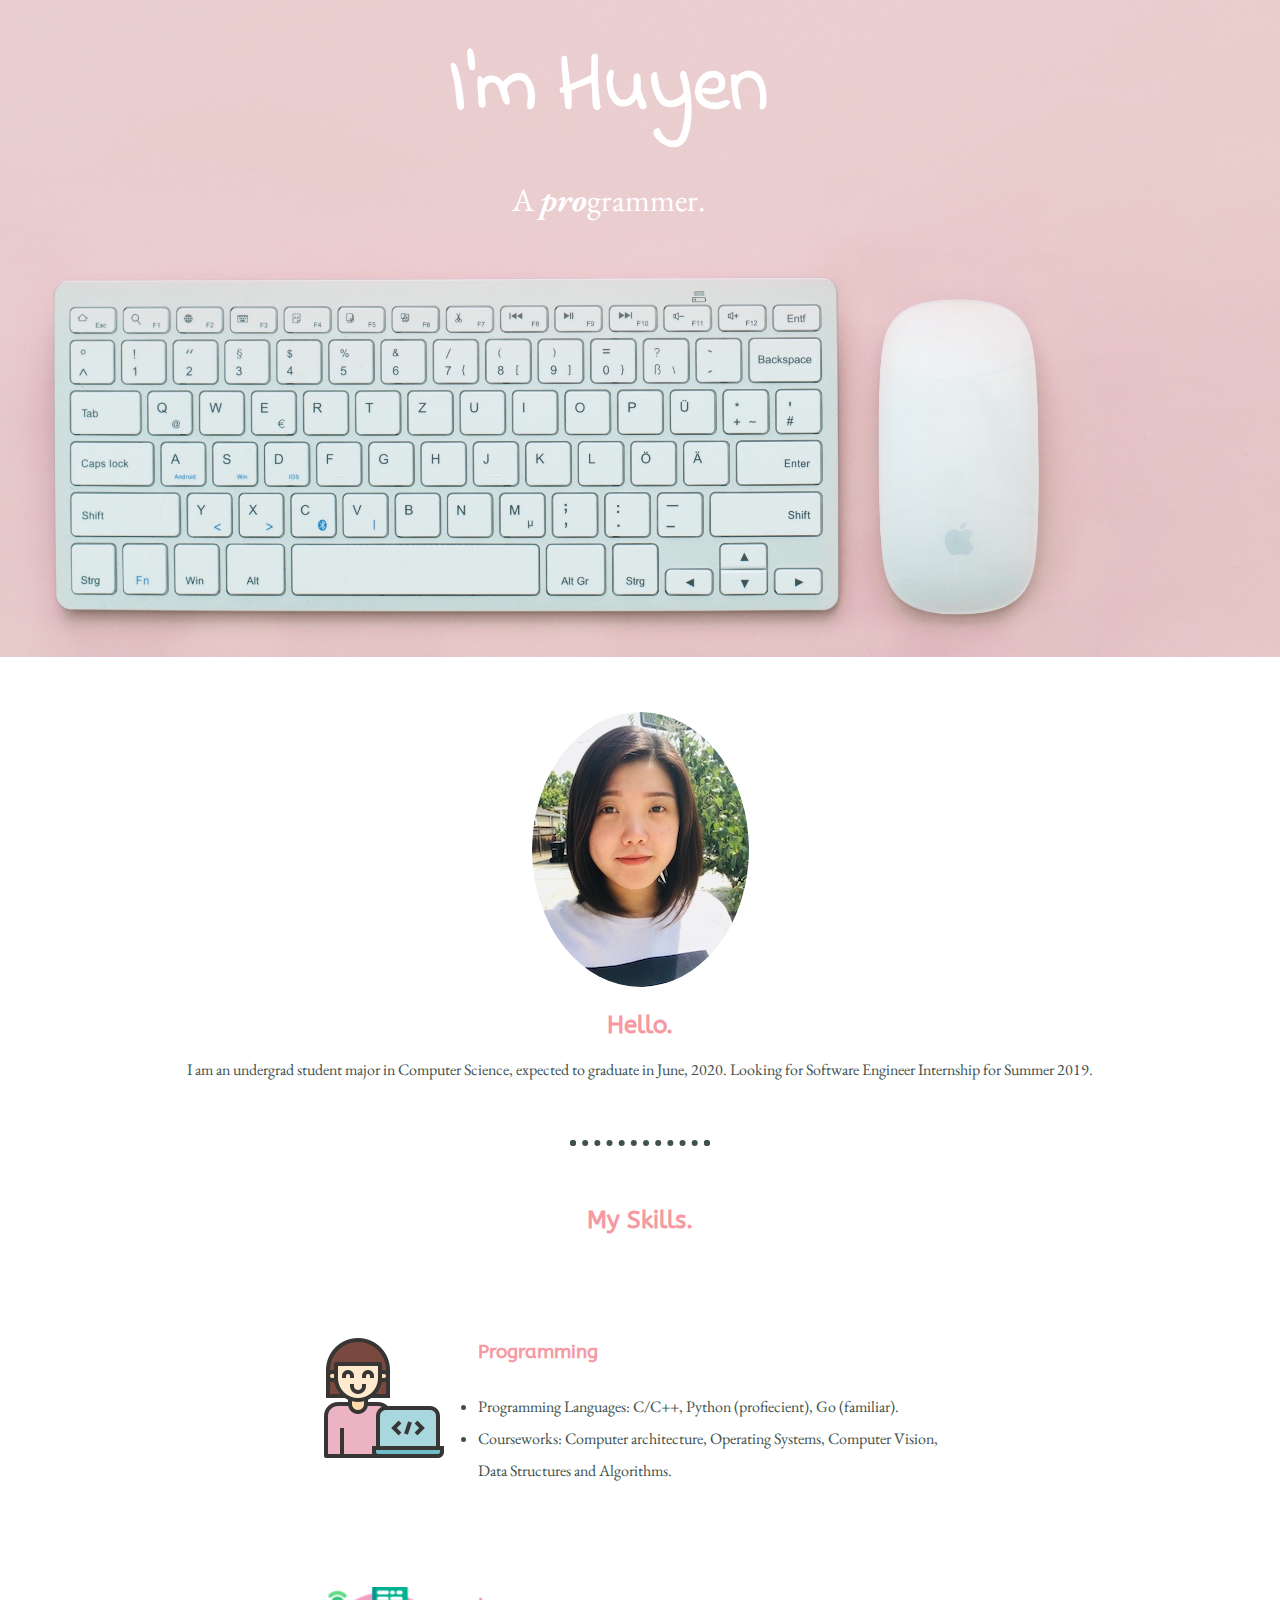
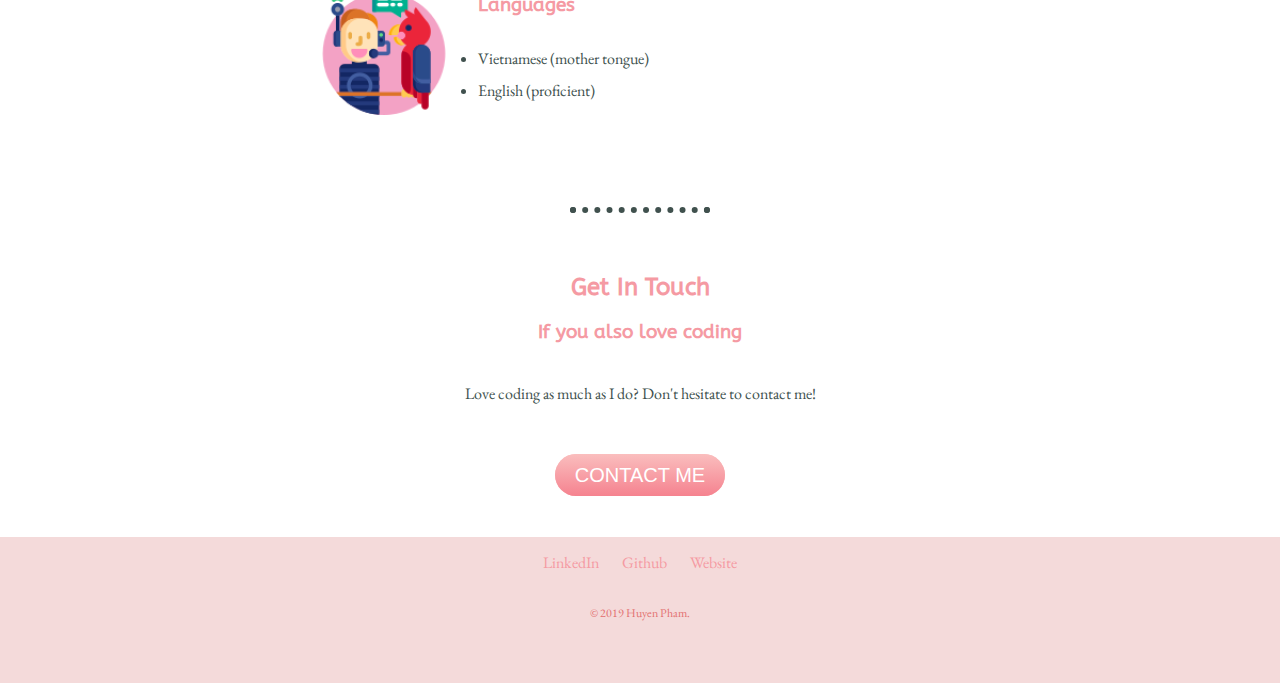
<file: index.HTML>
<!DOCTYPE html>
<html lang="en" dir="ltr">

<head>
  <meta charset="utf-8">
  <title> Huyen Pham </title>
  <link rel="stylesheet" href="css/style.css">
  <link href="https://fonts.googleapis.com/css?family=ABeeZee|EB+Garamond|Indie+Flower" rel="stylesheet">
</head>

<body>
  <div class="top-container">
    <img class="background" src="background.jpg" alt="background">
    <div class="top-content">
      <h1> I'm Huyen </h1>
      <p class="programmer"> A <span><em><strong>pro</strong></em></span>grammer.</p>
    </div>
  </div>

  <div class="middle-container">
    <div class="profile">
      <img class="profile-pic" src="profile_pic.png" alt="profile_pic">
      <h2>Hello.</h2>
      <p>I am an undergrad student major in Computer Science, expected to
        graduate in June, 2020. Looking for Software Engineer Internship for Summer 2019.</p>
    </div>
    <hr>
    <div class="skills">
      <h2>My Skills.</h2>
      <div class="skill-row">
        <img class="developer" src="developer.png" alt="developer">
        <h3>Programming</h3>
        <ul>
          <li>
            Programming Languages: C/C++, Python (profiecient), Go (familiar).
          </li>
          <li>
            Courseworks: Computer architecture, Operating Systems, Computer Vision,
            Data Structures and Algorithms.
          </li>
        </ul>
      </div>
      <div class="skill-row">
        <img class="languages" src="translator.png" alt="languages">
        <h3>Languages</h3>
        <ul>
          <li>
            Vietnamese (mother tongue)
          </li>
          <li>
            English (proficient)
          </li>
        </ul>
      </div>
    </div>
    <hr>

    <div class="contact-me">
      <h2>Get In Touch</h2>
      <h3>If you also love coding</h3>
      <p class="contact-me-msg">Love coding as much as I do? Don't hesitate to contact me!</p>
      <a class="btn" href="mailto:thanhhuyen2995@gmail.com">CONTACT ME</a>
    </div>
  </div>


  <div class="bottom-container">
    <a class="footer-link" href="https://www.linkedin.com/in/hpham29">LinkedIn</a>
    <a class="footer-link" href="https://github.com/huyenpham2995">Github</a>
    <a class="footer-link" href="">Website</a>
    <!--<a class="footer-link" href="https://www.appbrewery.co/">Website</a>-->
    <p class="last-signature">© 2019 Huyen Pham.</p>
  </div>

</body>

</html>
</file>
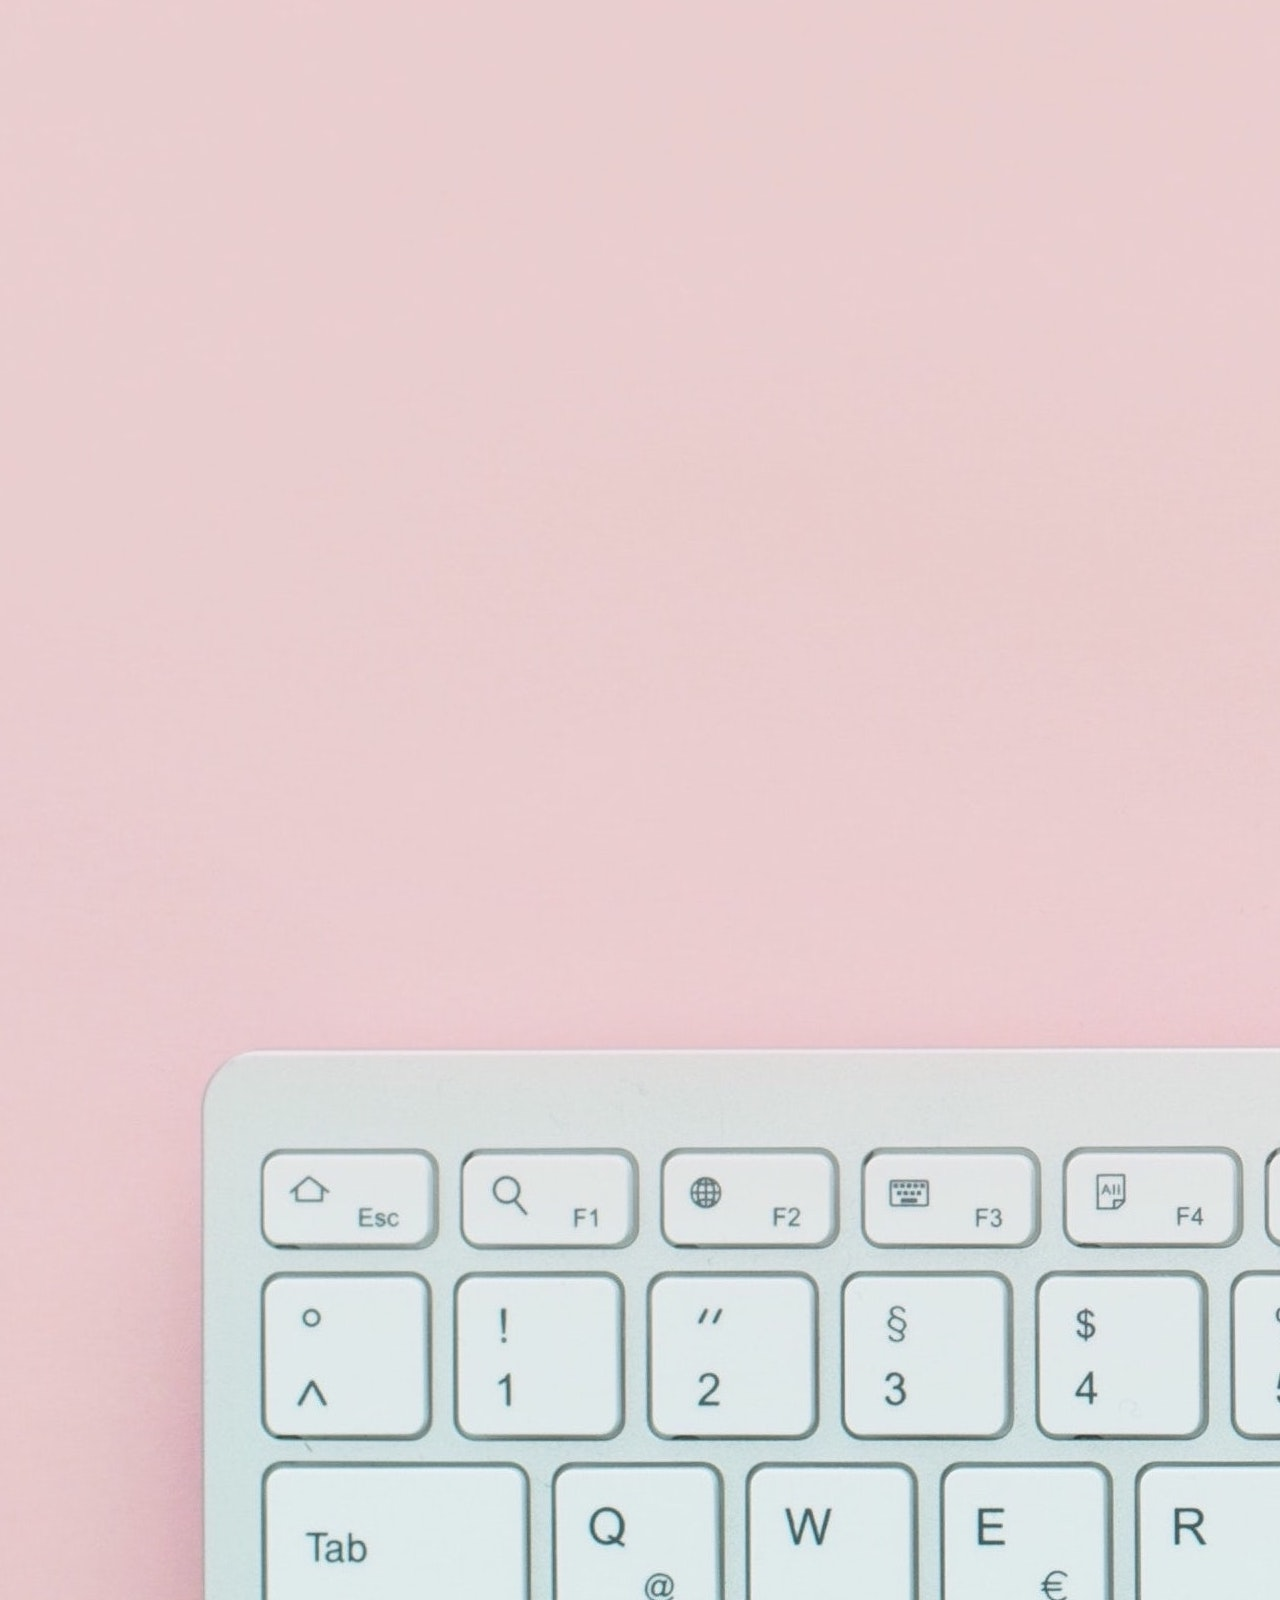
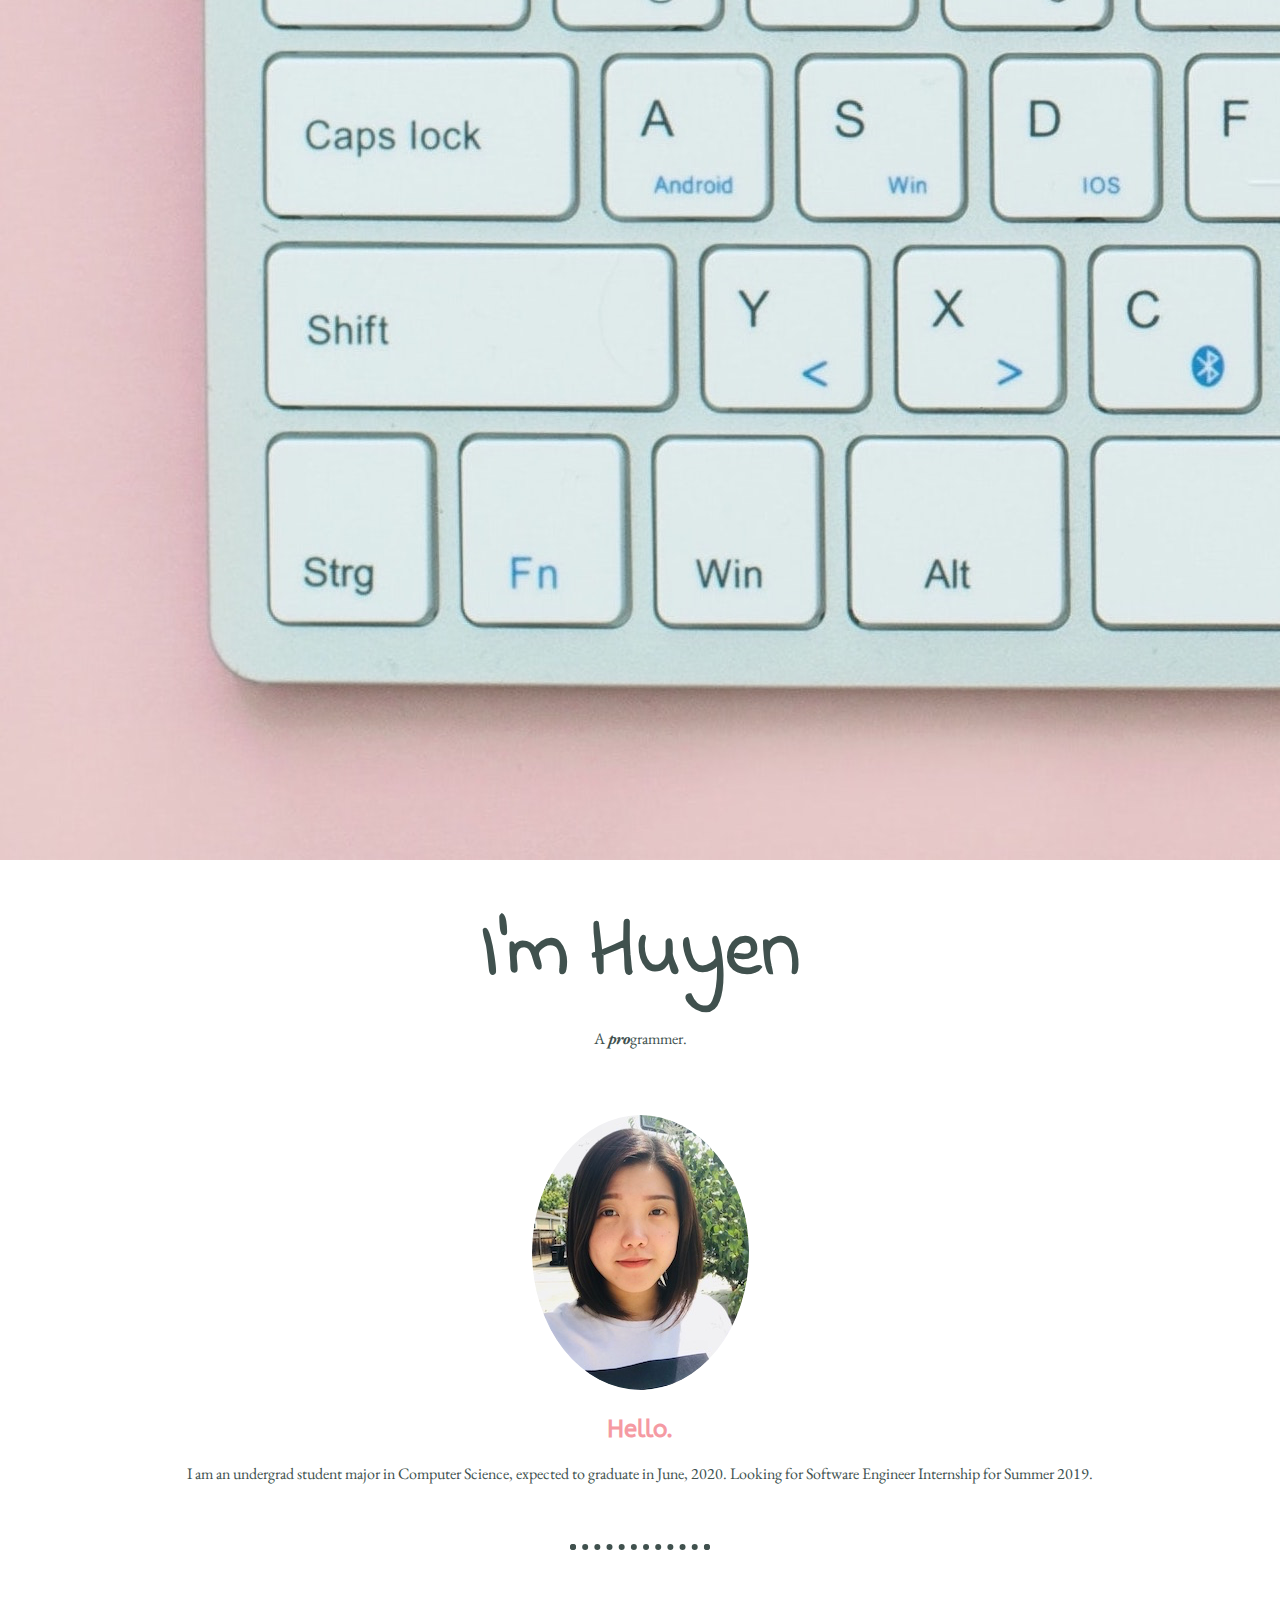
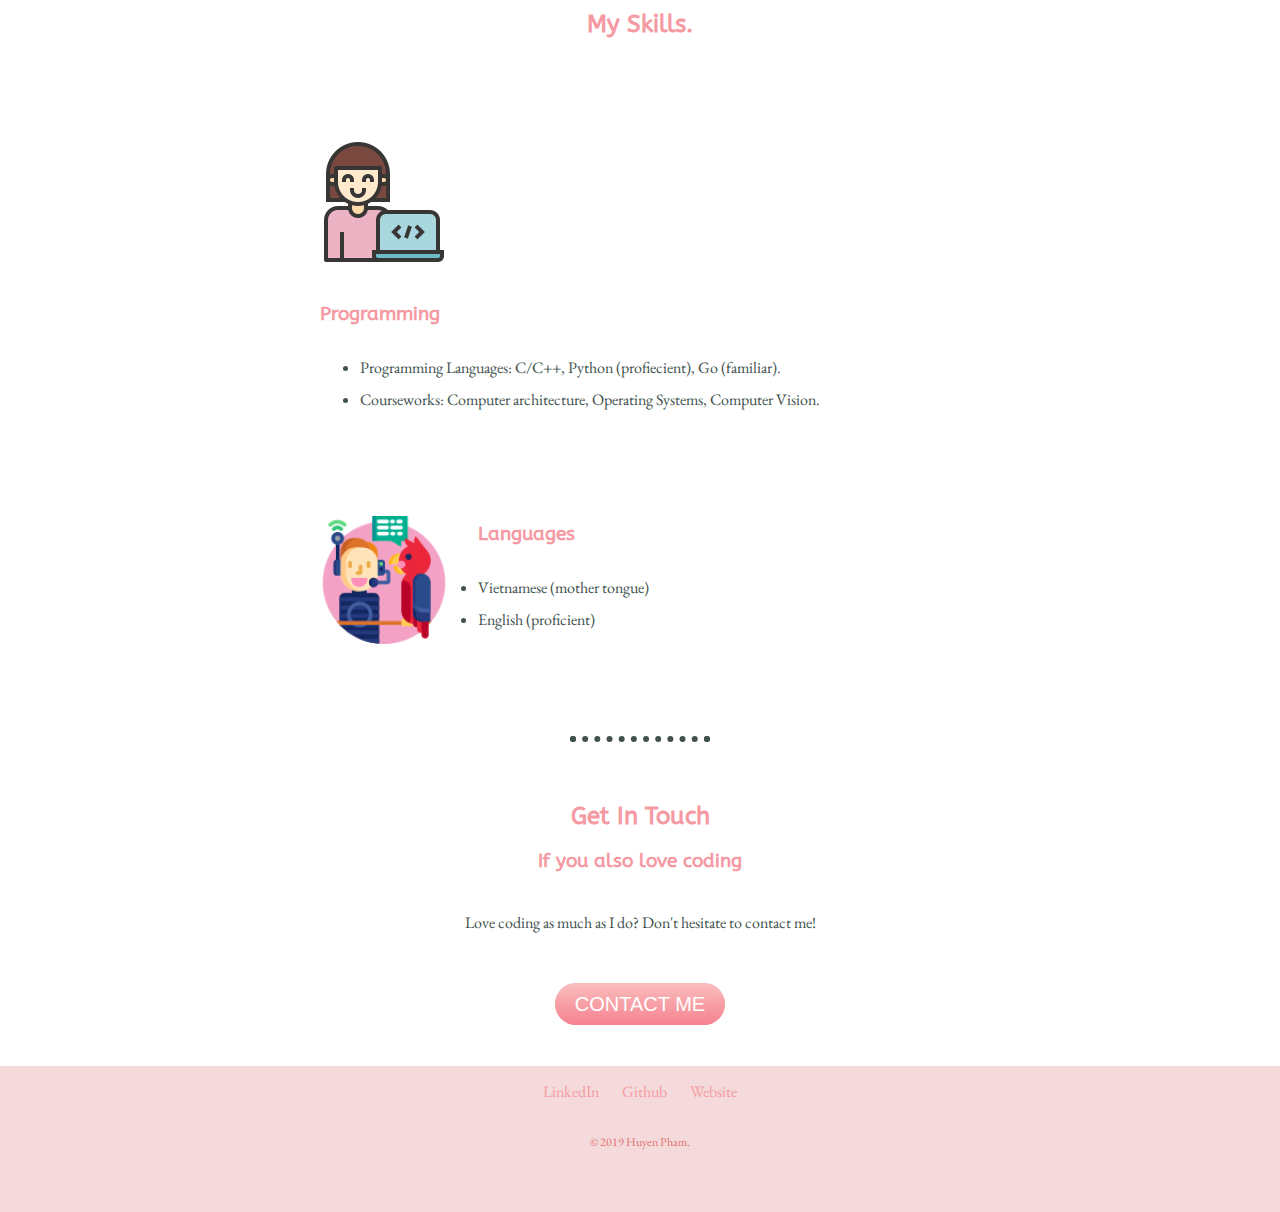
<file: personal_site.HTML>
<!DOCTYPE html>
<html lang="en" dir="ltr">

<head>
  <meta charset="utf-8">
  <title> Huyen Pham </title>
  <link rel="stylesheet" href="css/style.css">
  <link href="https://fonts.googleapis.com/css?family=ABeeZee|EB+Garamond|Indie+Flower" rel="stylesheet">
</head>

<body>
  <div class="top_container">
    <img src="background.jpg" alt="background">
    <div class="top_content">
      <h1> I'm Huyen </h1>
      <p> A <span><em><strong>pro</strong></em></span>grammer.</p>
    </div>
  </div>
  <div class="middle-container">
    <div class="profile">
      <img src="profile_pic.png" alt="profile_pic">
      <h2>Hello.</h2>
      <p>I am an undergrad student major in Computer Science, expected to
        graduate in June, 2020. Looking for Software Engineer Internship for Summer 2019.</p>
    </div>
    <hr>
    <div class="skills">
      <h2>My Skills.</h2>
      <div class="skill-row">
        <img class="programmer" src="developer.png" alt="programmer">
        <h3>Programming</h3>
      <ul>
        <li>
          Programming Languages: C/C++, Python (profiecient), Go (familiar).
        </li>
        <li>
          Courseworks: Computer architecture, Operating Systems, Computer Vision.
        </li>
      </ul>
      </div>
      <div class="skill-row">
        <img class="languages" src="translator.png" alt="languages">
        <h3>Languages</h3>
        <ul>
          <li>
            Vietnamese (mother tongue)
          </li>
          <li>
            English (proficient)
          </li>
        </ul>
      </div>
    </div>
    <hr>
    <div class="contact-me">
      <h2>Get In Touch</h2>
      <h3>If you also love coding</h3>
      <p class="contact-me-msg">Love coding as much as I do? Don't hesitate to contact me!</p>
      <a class="btn" href="mailto:name@email.com">CONTACT ME</a>
    </div>
  </div>


  <div class="bottom-container">
    <a class="footer-link" href="https://www.linkedin.com/in/hpham29">LinkedIn</a>
    <a class="footer-link" href="https://github.com/huyenpham2995">Github</a>
    <a class="footer-link" href="">Website</a>
    <!--<a class="footer-link" href="https://www.appbrewery.co/">Website</a>-->
    <p class="last-signature">© 2019 Huyen Pham.</p>
  </div>

</body>

</html>
</file>
<file: css/style.css>
body {
  color: #40514e;
  margin: 0;
  text-align: center;
  font-family: 'EB Garamond', serif;
  font-size: 1rem;
}

table {
  text-align: left;
}

.top-container .background {
  position: relative;
  width: 100%;
}

li {
  text-align: left;
}

h1 {
  margin: 30px auto 10px;
  font-size: 5rem;
  font-family: 'Indie Flower', cursive;
}

h2 {
  color: #f59aa3;
  font-family: 'ABeeZee', sans-serif;
}

h3 {
  color: #f59aa3;
  font-family: 'ABeeZee', sans-serif;
}

hr {
  border: dotted 6px;
  border-bottom: none;
  width: 10%;
  margin: 60px auto;
  color: #40514e;
}

a {
color: #f59aa3;
margin: 20px 10px;
text-decoration: none;
}

a:hover {
  color: white;
}

.top-content {
  position: absolute;
  top: 0;
  left: 35%;
  color: white;
  font-size: 2rem;
}

.profile img {
border-radius: 50%;
}

.skills {
  margin: auto;
}

.skill-row {
  text-align: left;
  margin: 100px auto 100px auto;
  width: 50%;
  line-height: 2;
}

.programmer {
margin-bottom: 0;
}

.developer {
  float: left;
  margin-right: 30px;
}

.languages {
  float: left;
  margin-right: 30px;
}

.middle-container {
  padding-top: 50px;
}

.contact-me {
  margin-bottom: 50px;
}
.contact-me-msg {
  margin: 40px auto 60px;
  width: 40%;
  text-align: center;
}

.btn {
  background: #fabebe;
  background-image: -webkit-linear-gradient(top, #fabebe, #f5828f);
  background-image: -moz-linear-gradient(top, #fabebe, #f5828f);
  background-image: -ms-linear-gradient(top, #fabebe, #f5828f);
  background-image: -o-linear-gradient(top, #fabebe, #f5828f);
  background-image: linear-gradient(to bottom, #fabebe, #f5828f);
  -webkit-border-radius: 28;
  -moz-border-radius: 28;
  border-radius: 28px;
  font-family: Arial;
  color: #ffffff;
  font-size: 20px;
  padding: 10px 20px 10px 20px;
  text-decoration: none;
}

.btn:hover {
  background: #f59aa3;
  background-image: -webkit-linear-gradient(top, #f59aa3, #e37070);
  background-image: -moz-linear-gradient(top, #f59aa3, #e37070);
  background-image: -ms-linear-gradient(top, #f59aa3, #e37070);
  background-image: -o-linear-gradient(top, #f59aa3, #e37070);
  background-image: linear-gradient(to bottom, #f59aa3, #e37070);
  text-decoration: none;
}

.bottom-container {
  background-color: #f4dada;
  padding-top: 15px;
  padding-bottom: 30px;
}

.last-signature {
  color: #e37070;
  padding: 20px 0;
  font-size: 0.75rem;
}
</file>
